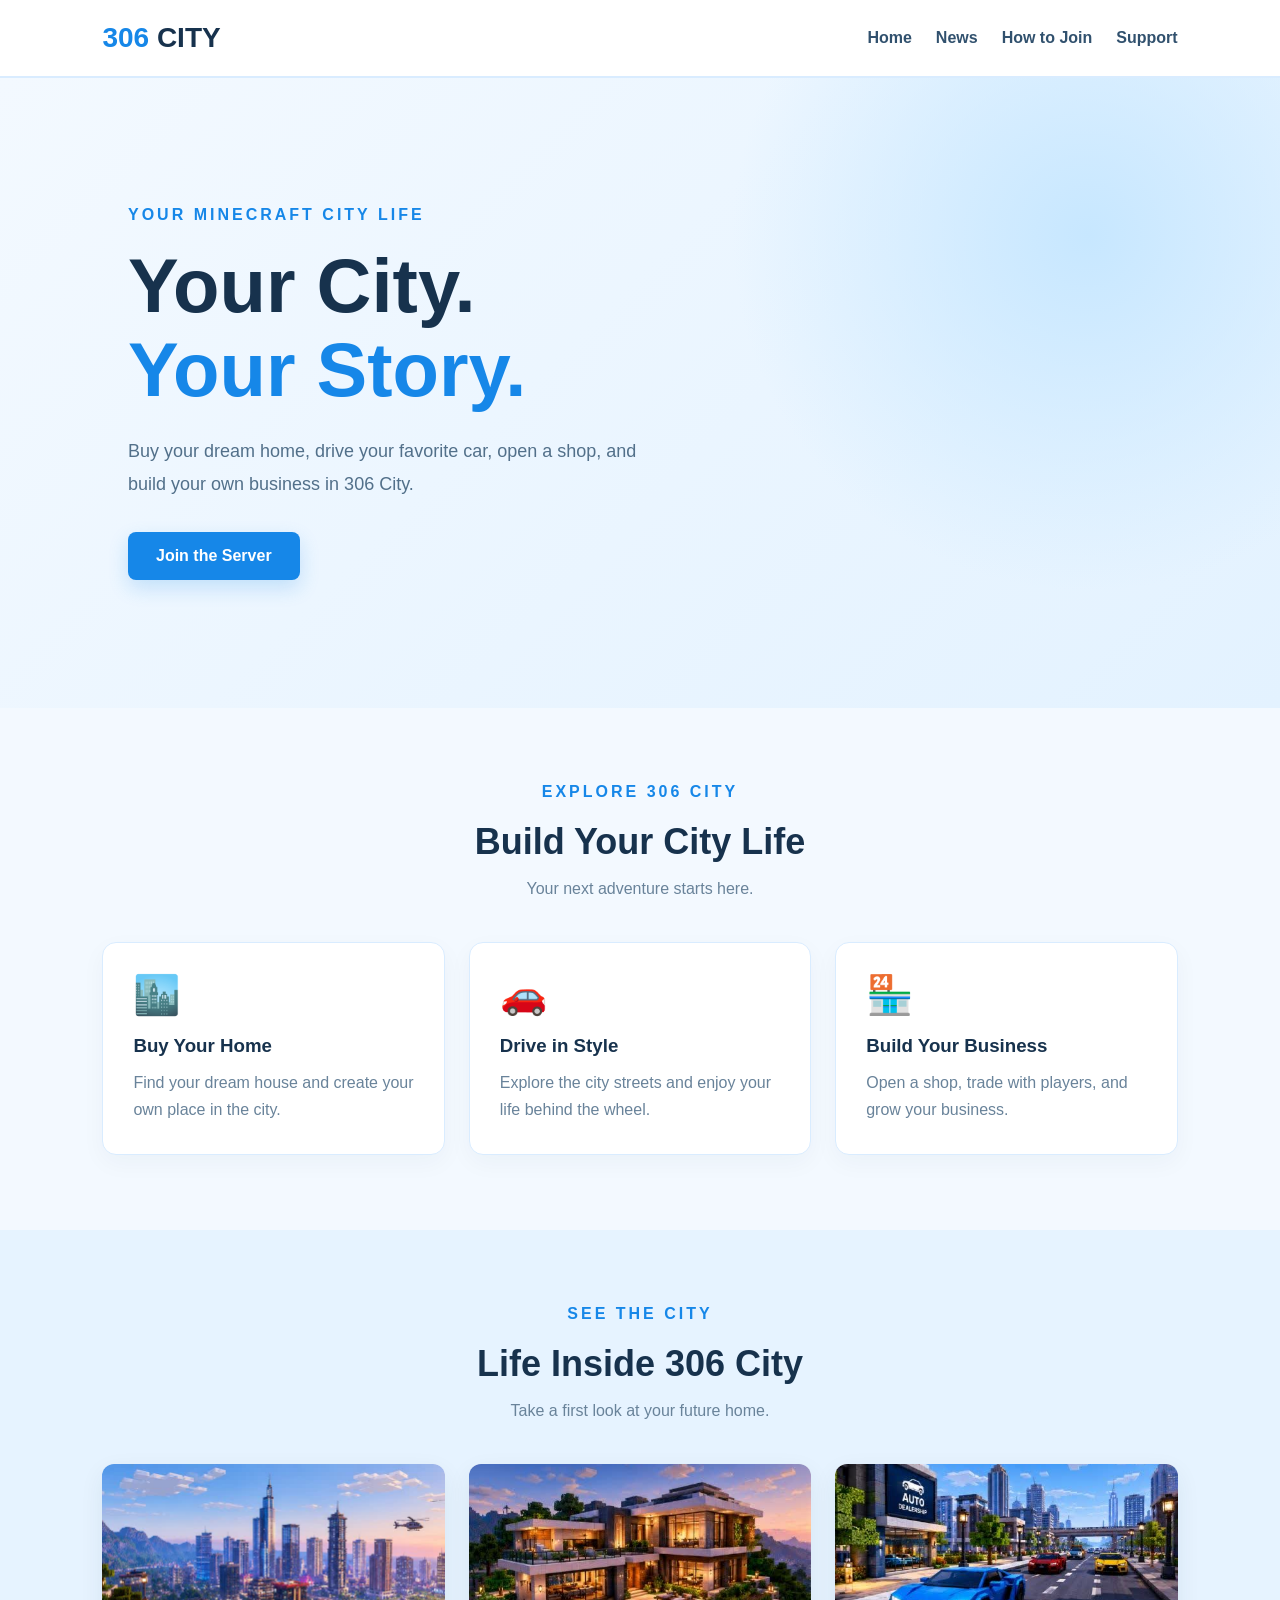
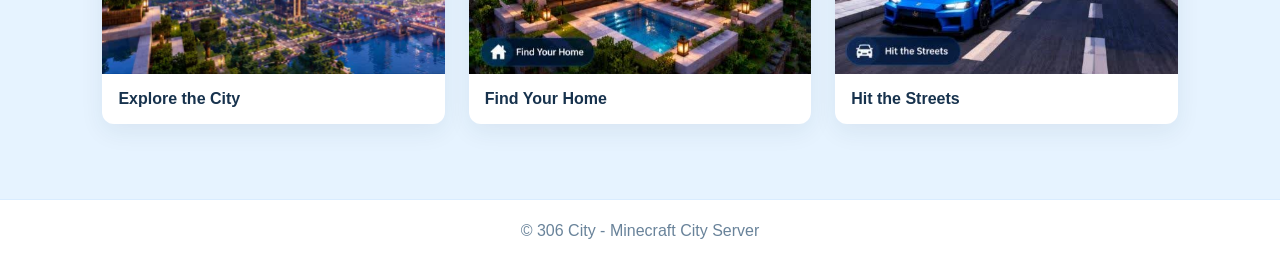
<file: index.html>
<!DOCTYPE html>
<html lang="en">

<head>
    <meta charset="UTF-8">
    <meta name="viewport" content="width=device-width, initial-scale=1.0">
    <title>306 City | Home</title>
    <link rel="stylesheet" href="style.css">
</head>

<body>

    <header>
        <div class="logo">306 <span>CITY</span></div>

        <nav>
            <a href="index.html">Home</a>
            <a href="news.html">News</a>
            <a href="join.html">How to Join</a>
            <a href="support.html">Support</a>
        </nav>
    </header>

    <main>
        <section class="hero">
            <p class="subtitle">YOUR MINECRAFT CITY LIFE</p>

            <h1>Your City.<br>
                <span>Your Story.</span>
            </h1>

            <p class="description">
                Buy your dream home, drive your favorite car,
                open a shop, and build your own business
                in 306 City.
            </p>

            <a class="button" href="join.html">
                Join the Server
            </a>
        </section>
        <section class="features">
            <div class="section-heading">
                <p class="subtitle">EXPLORE 306 CITY</p>
                <h2>Build Your City Life</h2>
                <p>Your next adventure starts here.</p>
            </div>

            <div class="feature-grid">
                <article class="feature-card">
                    <div class="feature-icon">🏙️</div>
                    <h3>Buy Your Home</h3>
                    <p>Find your dream house and create your own place in the city.</p>
                </article>

                <article class="feature-card">
                    <div class="feature-icon">🚗</div>
                    <h3>Drive in Style</h3>
                    <p>Explore the city streets and enjoy your life behind the wheel.</p>
                </article>

                <article class="feature-card">
                    <div class="feature-icon">🏪</div>
                    <h3>Build Your Business</h3>
                    <p>Open a shop, trade with players, and grow your business.</p>
                </article>
            </div>
        </section>

        <section class="gallery">
            <div class="section-heading">
                <p class="subtitle">SEE THE CITY</p>
                <h2>Life Inside 306 City</h2>
                <p>Take a first look at your future home.</p>
            </div>

            <div class="gallery-grid">
                <div class="gallery-item">
                    <img src="images/city.jpg" alt="Minecraft city skyline">
                    <p>Explore the City</p>
                </div>

                <div class="gallery-item">
                    <img src="images/house.jpg" alt="Minecraft modern house">
                    <p>Find Your Home</p>
                </div>

                <div class="gallery-item">
                    <img src="images/cars.jpg" alt="Minecraft cars">
                    <p>Hit the Streets</p>
                </div>
            </div>
        </section>
    </main>

    <footer>
        <p>© 306 City - Minecraft City Server</p>
    </footer>

</body>

</html>
</file>
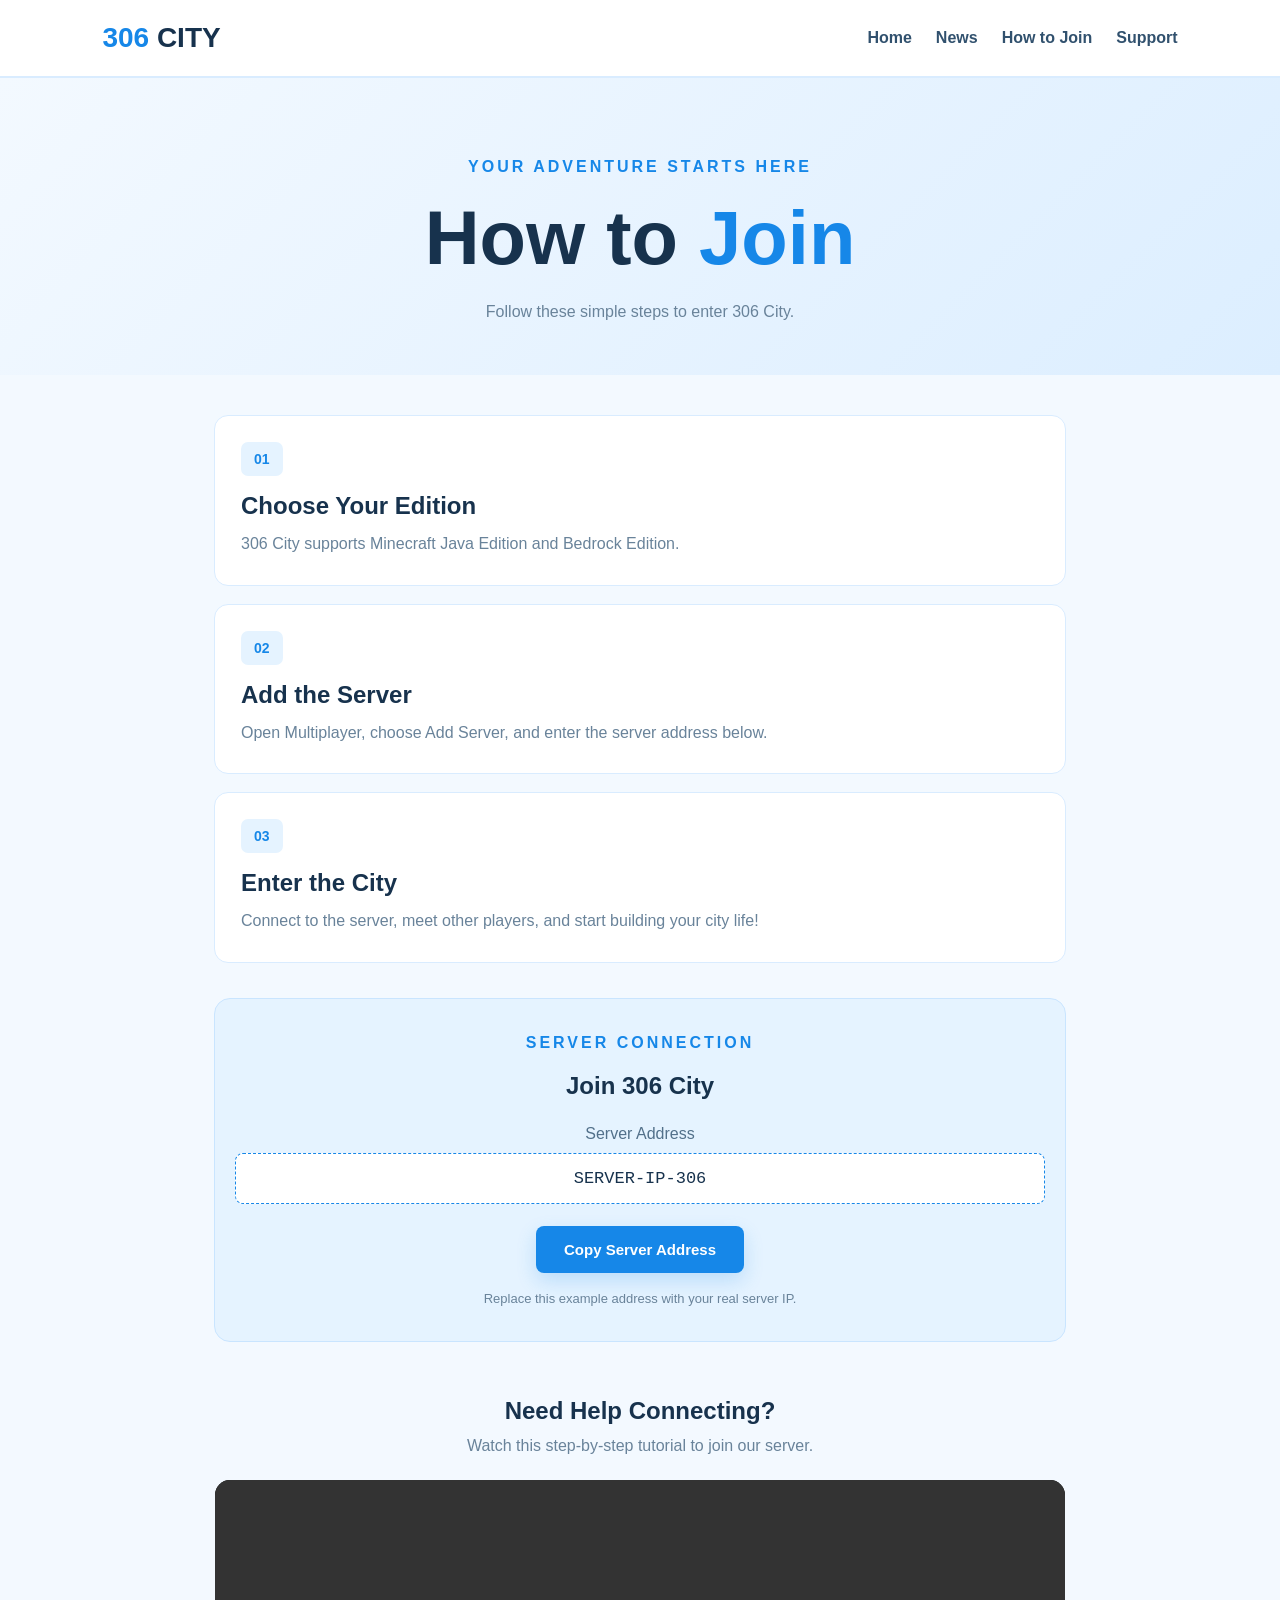
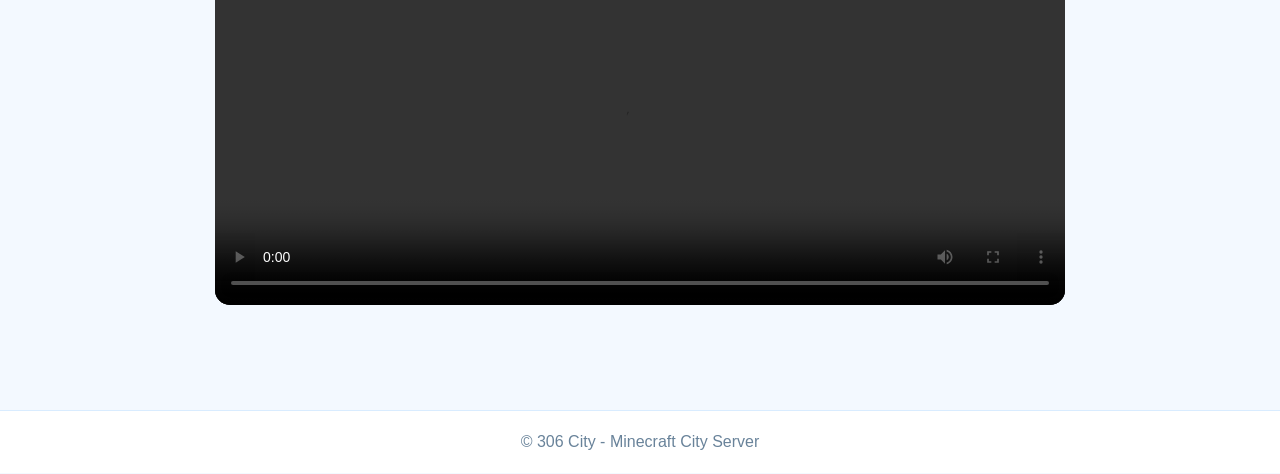
<file: join.html>
<!DOCTYPE html>
<html lang="en">

<head>
    <meta charset="UTF-8">
    <meta name="viewport" content="width=device-width, initial-scale=1.0">
    <title>306 City | How to Join</title>
    <link rel="stylesheet" href="style.css">
</head>

<body>

    <header>
        <div class="logo">306 <span>CITY</span></div>

        <nav>
            <a href="index.html">Home</a>
            <a href="news.html">News</a>
            <a href="join.html">How to Join</a>
            <a href="support.html">Support</a>
        </nav>
    </header>

    <main>
        <section class="news-hero">
            <p class="subtitle">YOUR ADVENTURE STARTS HERE</p>
            <h1>How to <span>Join</span></h1>
            <p>Follow these simple steps to enter 306 City.</p>
        </section>

        <section class="join-content">

            <article class="join-card">
                <div class="step-number">01</div>
                <h2>Choose Your Edition</h2>
                <p>
                    306 City supports Minecraft Java Edition
                    and Bedrock Edition.
                </p>
            </article>

            <article class="join-card">
                <div class="step-number">02</div>
                <h2>Add the Server</h2>
                <p>
                    Open Multiplayer, choose Add Server,
                    and enter the server address below.
                </p>
            </article>

            <article class="join-card">
                <div class="step-number">03</div>
                <h2>Enter the City</h2>
                <p>
                    Connect to the server, meet other players,
                    and start building your city life!
                </p>
            </article>

            <section class="server-box">
                <p class="subtitle">SERVER CONNECTION</p>
                <h2>Join 306 City</h2>

                <p class="server-label">Server Address</p>
                <code id="server-address">SERVER-IP-306</code>

                <button class="button" onclick="copyServerIP()">
                    Copy Server Address
                </button>

                <p class="server-note">
                    Replace this example address with your real server IP.
                </p>
            </section>
<section class="tutorial">
    <h2>Need Help Connecting?</h2>
    <p>Watch this step-by-step tutorial to join our server.</p>

    <div class="tutorial-video">
        <video controls playsinline preload="metadata">
            <source src="videos/tutorial.mp4" type="video/mp4">
            Your browser does not support video playback.
        </video>
    </div>
</section>

        </section>
    </main>

    <footer>
        <p>© 306 City - Minecraft City Server</p>
    </footer>

    <script src="script.js"></script>
</body>

</html>
</file>
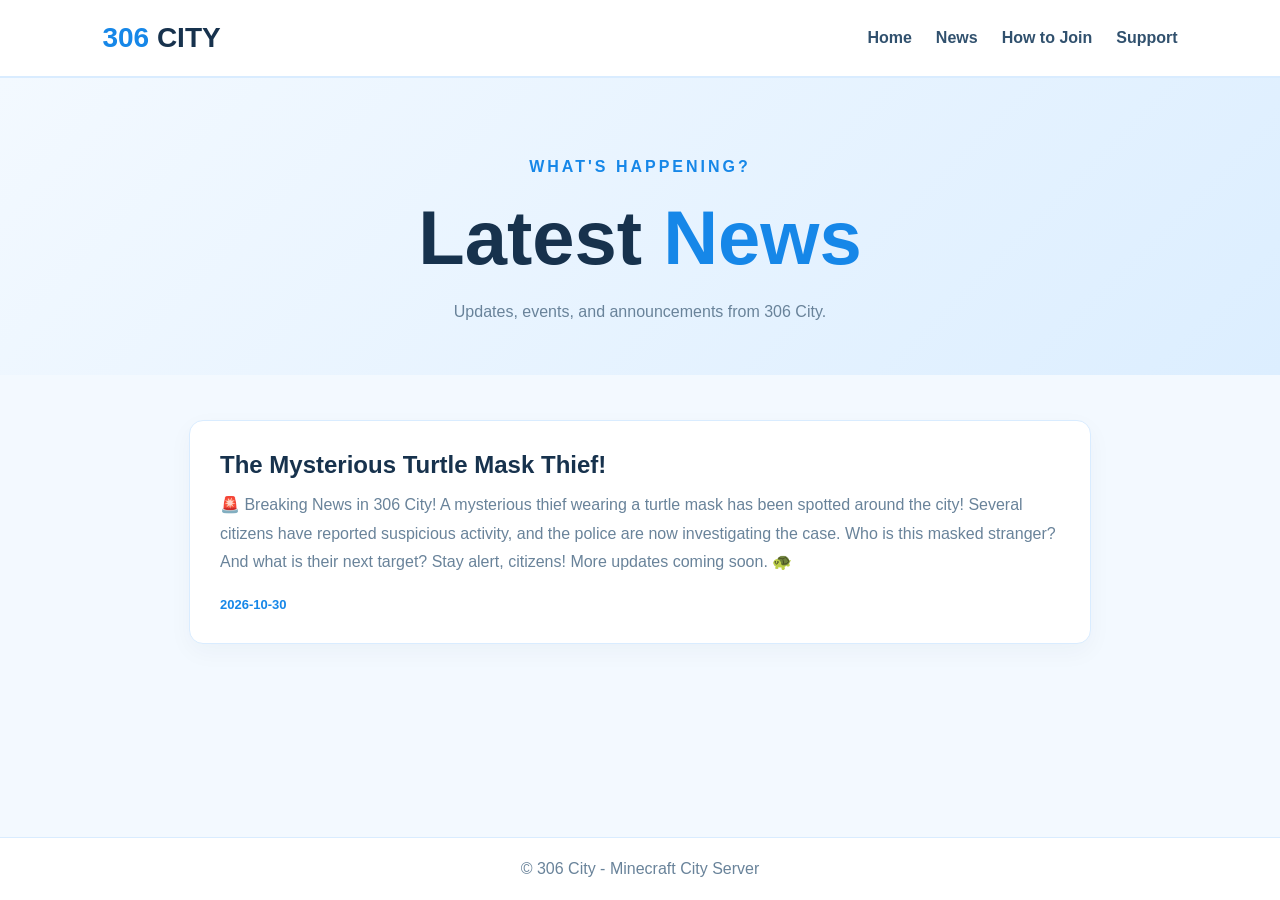
<file: news.html>
<!DOCTYPE html>
<html lang="en">

<head>
    <meta charset="UTF-8">
    <meta name="viewport" content="width=device-width, initial-scale=1.0">
    <title>306 City | News</title>
    <link rel="stylesheet" href="style.css">
</head>

<body>

    <header>
        <div class="logo">306 <span>CITY</span></div>

        <nav>
            <a href="index.html">Home</a>
            <a href="news.html">News</a>
            <a href="join.html">How to Join</a>
            <a href="support.html">Support</a>
        </nav>
    </header>

    <main>
        <section class="news-hero">
            <p class="subtitle">WHAT'S HAPPENING?</p>
            <h1>Latest <span>News</span></h1>
            <p>Updates, events, and announcements from 306 City.</p>
        </section>

            <section class="news-list" id="news-list">
    <p>Loading news...</p>
</section>
    </main>

    <footer>
        <p>© 306 City - Minecraft City Server</p>
    </footer>
<script>
async function loadNews() {
    const newsList = document.getElementById("news-list");

    try {
        const response = await fetch("data/news.json");
        if (!response.ok) throw new Error("News could not be loaded");

        const news = await response.json();

        newsList.innerHTML = "";

        if (news.length === 0) {
            newsList.innerHTML = "<p>No news available yet.</p>";
            return;
        }

        news.forEach(item => {
            const card = document.createElement("article");
            card.className = "news-card";
if (item.image) {
    const img = document.createElement("img");
    img.src = new URL(item.image, document.baseURI).href;
    img.alt = item.title || "News image";
    img.className = "news-image";
    card.appendChild(img);
}
            const title = document.createElement("h2");
            title.textContent = item.title || "";

            const date = document.createElement("span");
            date.className = "news-date";
            date.textContent = item.date || "";

            const content = document.createElement("p");
            content.textContent = item.body || "";

            card.append(title, content, date);
            newsList.appendChild(card);
        });

    } catch (error) {
        newsList.innerHTML = "<p>Could not load news. Please try again later.</p>";
        console.error(error);
    }
}

loadNews();
</script>
</body>

</html>
</file>
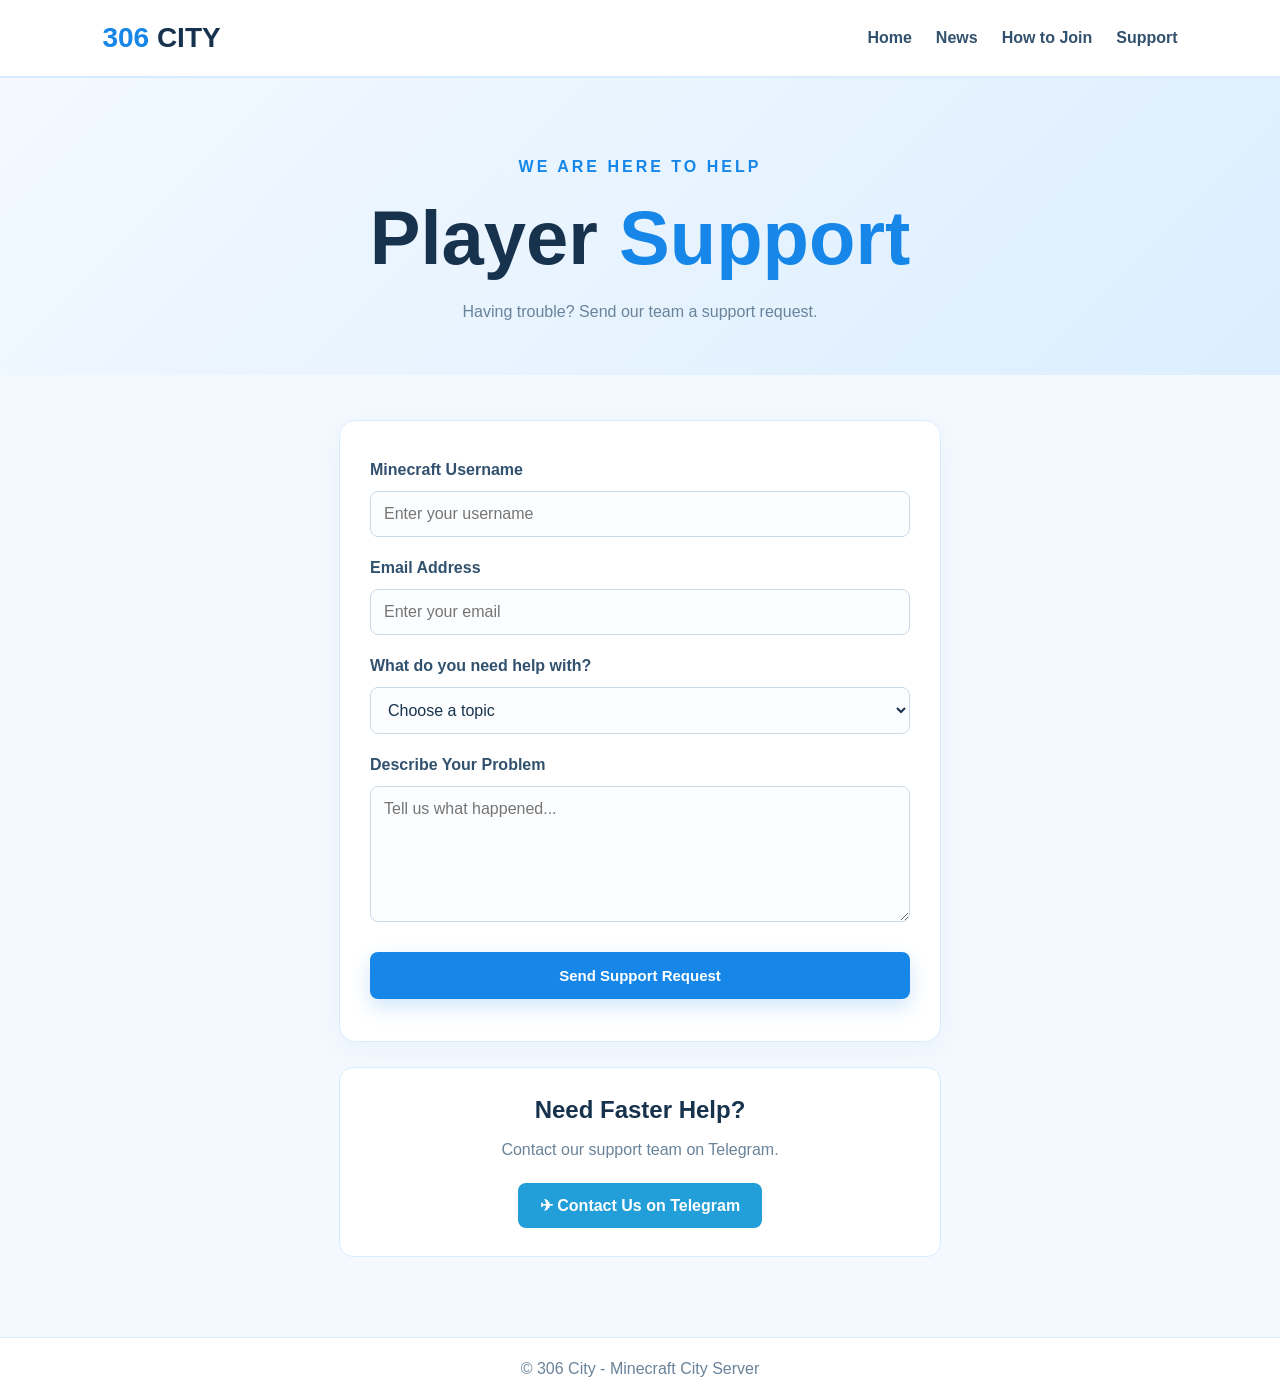
<file: support.html>
<!DOCTYPE html>
<html lang="en">

<head>
    <meta charset="UTF-8">
    <meta name="viewport" content="width=device-width, initial-scale=1.0">
    <title>306 City | Support</title>
    <link rel="stylesheet" href="style.css">
</head>

<body>

    <header>
        <div class="logo">306 <span>CITY</span></div>

        <nav>
            <a href="index.html">Home</a>
            <a href="news.html">News</a>
            <a href="join.html">How to Join</a>
            <a href="support.html">Support</a>
        </nav>
    </header>

    <main>
        <section class="news-hero">
            <p class="subtitle">WE ARE HERE TO HELP</p>
            <h1>Player <span>Support</span></h1>
            <p>Having trouble? Send our team a support request.</p>
        </section>

        <section class="support-content">
            <form id="support-form">

                <label for="player-name">Minecraft Username</label>
                <input type="text" id="player-name" name="playerName" placeholder="Enter your username" required>

                <label for="player-email">Email Address</label>
                <input type="email" id="player-email" name="playerEmail" placeholder="Enter your email" required>

                <label for="support-topic">What do you need help with?</label>
                <select id="support-topic" name="topic" required>
                    <option value="">Choose a topic</option>
                    <option value="connection">Connection Problem</option>
                    <option value="account">Account Problem</option>
                    <option value="report">Report a Player</option>

                    <option value="other">Other</option>
                </select>

                <label for="support-message">Describe Your Problem</label>
                <textarea id="support-message" name="message" rows="6" placeholder="Tell us what happened..."
                    required></textarea>

                <button type="submit" class="button">
                    Send Support Request
                </button>

                <p id="form-message" role="status"></p>

            </form>
            <div class="telegram-support">
                <h2>Need Faster Help?</h2>
                <p>Contact our support team on Telegram.</p>

                <a class="telegram-button" href="https://t.me/306TELEGRAM_ID" target="_blank"
                    rel="noopener noreferrer">
                    ✈ Contact Us on Telegram
                </a>
            </div>
        </section>
    </main>

    <footer>
        <p>© 306 City - Minecraft City Server</p>
    </footer>

    <script src="script.js"></script>
</body>

</html>
</file>
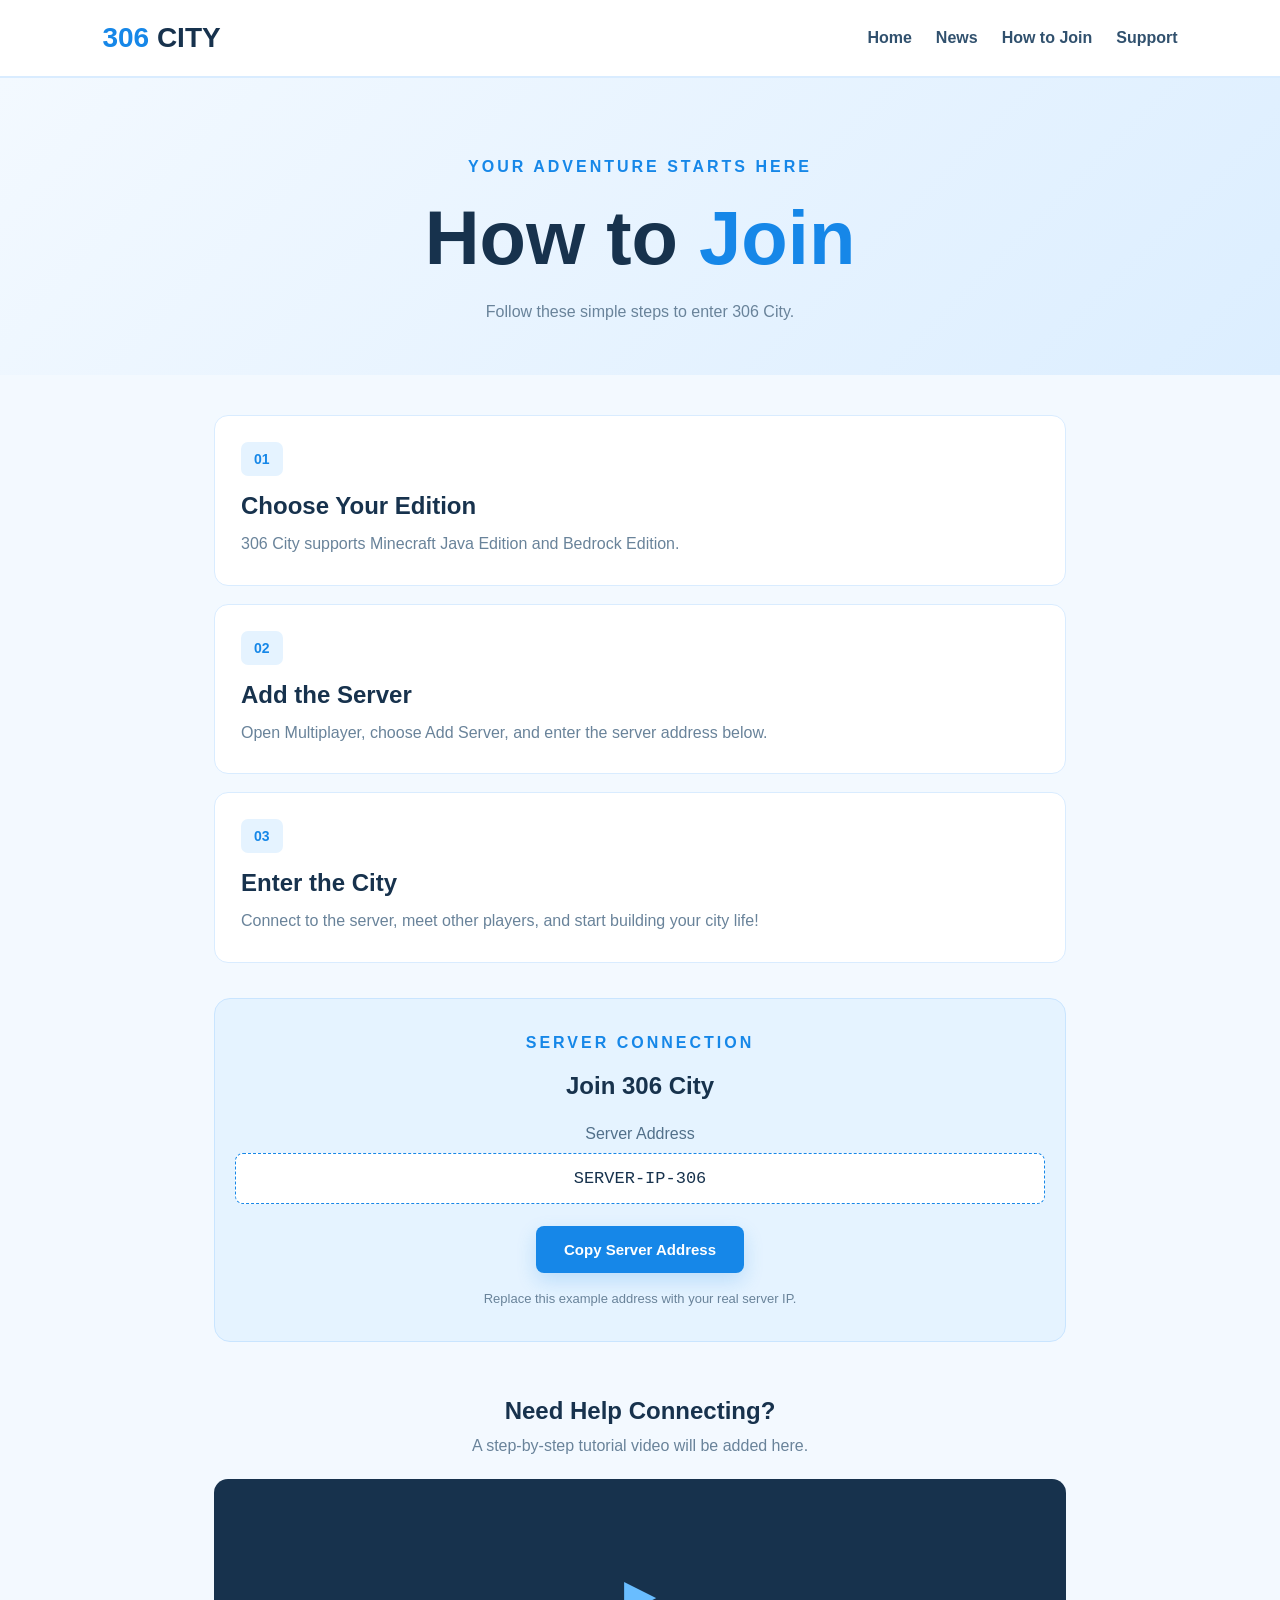
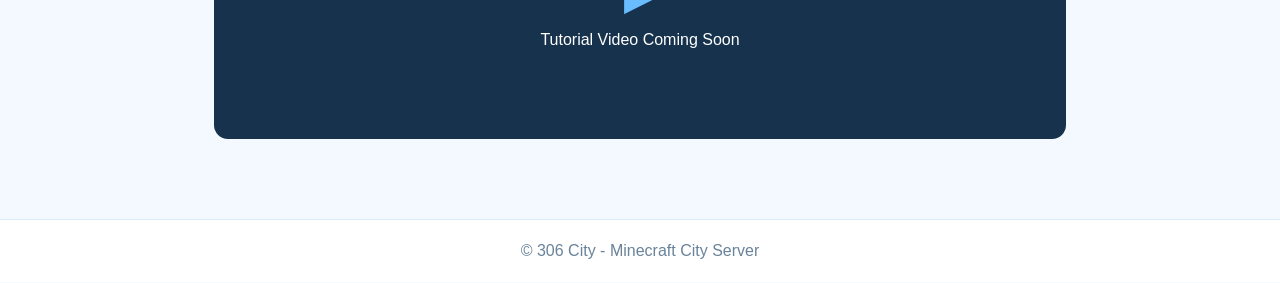
<file: 306 city/join.html>
<!DOCTYPE html>
<html lang="en">

<head>
    <meta charset="UTF-8">
    <meta name="viewport" content="width=device-width, initial-scale=1.0">
    <title>306 City | How to Join</title>
    <link rel="stylesheet" href="style.css">
</head>

<body>

    <header>
        <div class="logo">306 <span>CITY</span></div>

        <nav>
            <a href="index.html">Home</a>
            <a href="news.html">News</a>
            <a href="join.html">How to Join</a>
            <a href="support.html">Support</a>
        </nav>
    </header>

    <main>
        <section class="news-hero">
            <p class="subtitle">YOUR ADVENTURE STARTS HERE</p>
            <h1>How to <span>Join</span></h1>
            <p>Follow these simple steps to enter 306 City.</p>
        </section>

        <section class="join-content">

            <article class="join-card">
                <div class="step-number">01</div>
                <h2>Choose Your Edition</h2>
                <p>
                    306 City supports Minecraft Java Edition
                    and Bedrock Edition.
                </p>
            </article>

            <article class="join-card">
                <div class="step-number">02</div>
                <h2>Add the Server</h2>
                <p>
                    Open Multiplayer, choose Add Server,
                    and enter the server address below.
                </p>
            </article>

            <article class="join-card">
                <div class="step-number">03</div>
                <h2>Enter the City</h2>
                <p>
                    Connect to the server, meet other players,
                    and start building your city life!
                </p>
            </article>

            <section class="server-box">
                <p class="subtitle">SERVER CONNECTION</p>
                <h2>Join 306 City</h2>

                <p class="server-label">Server Address</p>
                <code id="server-address">SERVER-IP-306</code>

                <button class="button" onclick="copyServerIP()">
                    Copy Server Address
                </button>

                <p class="server-note">
                    Replace this example address with your real server IP.
                </p>
            </section>

            <section class="tutorial">
                <h2>Need Help Connecting?</h2>
                <p>
                    A step-by-step tutorial video will be added here.
                </p>
                <div class="video-placeholder">
                    <span>▶</span>
                    <p>Tutorial Video Coming Soon</p>
                </div>
            </section>

        </section>
    </main>

    <footer>
        <p>© 306 City - Minecraft City Server</p>
    </footer>

    <script src="script.js"></script>
</body>

</html>
</file>
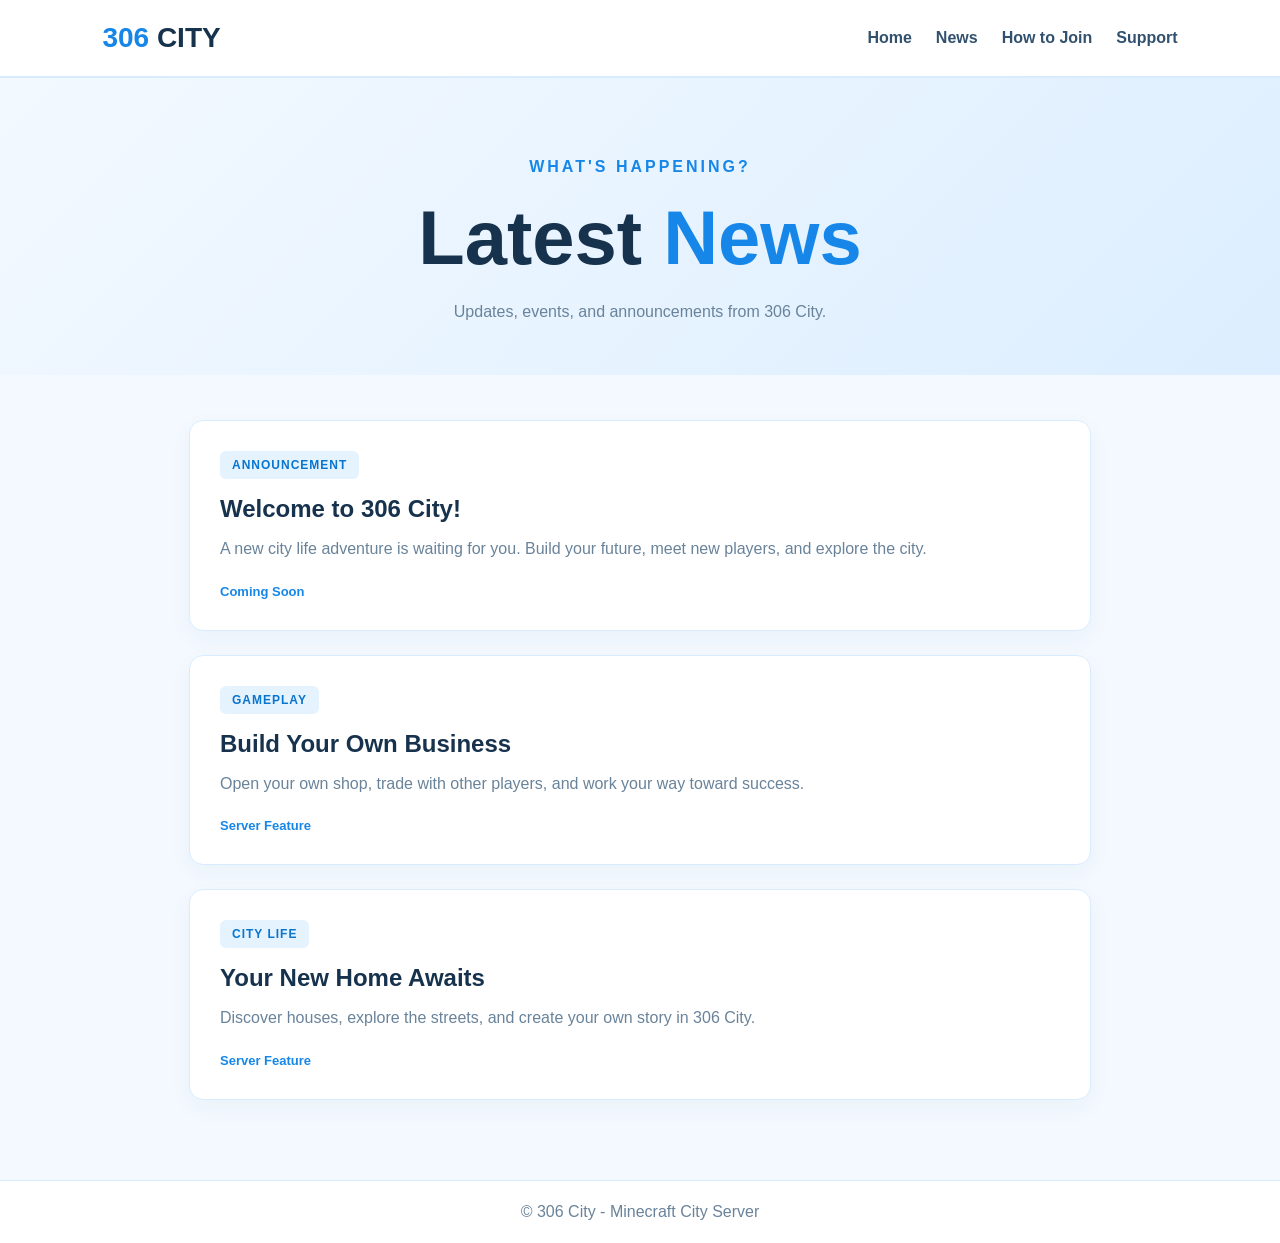
<file: 306 city/news.html>
<!DOCTYPE html>
<html lang="en">

<head>
    <meta charset="UTF-8">
    <meta name="viewport" content="width=device-width, initial-scale=1.0">
    <title>306 City | News</title>
    <link rel="stylesheet" href="style.css">
</head>

<body>

    <header>
        <div class="logo">306 <span>CITY</span></div>

        <nav>
            <a href="index.html">Home</a>
            <a href="news.html">News</a>
            <a href="join.html">How to Join</a>
            <a href="support.html">Support</a>
        </nav>
    </header>

    <main>
        <section class="news-hero">
            <p class="subtitle">WHAT'S HAPPENING?</p>
            <h1>Latest <span>News</span></h1>
            <p>Updates, events, and announcements from 306 City.</p>
        </section>

        <section class="news-list">

            <article class="news-card">
                <div class="news-tag">ANNOUNCEMENT</div>
                <h2>Welcome to 306 City!</h2>
                <p>
                    A new city life adventure is waiting for you.
                    Build your future, meet new players, and explore the city.
                </p>
                <span class="news-date">Coming Soon</span>
            </article>

            <article class="news-card">
                <div class="news-tag">GAMEPLAY</div>
                <h2>Build Your Own Business</h2>
                <p>
                    Open your own shop, trade with other players,
                    and work your way toward success.
                </p>
                <span class="news-date">Server Feature</span>
            </article>

            <article class="news-card">
                <div class="news-tag">CITY LIFE</div>
                <h2>Your New Home Awaits</h2>
                <p>
                    Discover houses, explore the streets,
                    and create your own story in 306 City.
                </p>
                <span class="news-date">Server Feature</span>
            </article>

        </section>
    </main>

    <footer>
        <p>© 306 City - Minecraft City Server</p>
    </footer>

</body>

</html>
</file>
<file: style.css>
* {
    margin: 0;
    padding: 0;
    box-sizing: border-box;
}

body {
    font-family: Arial, sans-serif;
    background: #f3f9ff;
    color: #17324d;
    min-height: 100vh;
    display: flex;
    flex-direction: column;
}

header {
    display: flex;
    justify-content: space-between;
    align-items: center;
    padding: 22px 8%;
    background: white;
    border-bottom: 2px solid #d9ecff;
    flex-wrap: wrap;
    gap: 20px;
}

.logo {
    font-size: 28px;
    font-weight: bold;
    color: #1687e8;
}

.logo span {
    color: #17324d;
}

nav {
    display: flex;
    flex-wrap: wrap;
    gap: 24px;
}

nav a {
    text-decoration: none;
    color: #31516e;
    font-weight: bold;
    transition: 0.2s;
}

nav a:hover {
    color: #1687e8;
}

main {
    flex: 1;
}

.hero {
    min-height: 70vh;
    padding: 100px 10%;
    display: flex;
    flex-direction: column;
    align-items: flex-start;
    justify-content: center;
    background:
        radial-gradient(circle at 85% 25%, #c7e7ff 0, transparent 30%),
        linear-gradient(135deg, #f3f9ff, #e3f2ff);
}

.subtitle {
    color: #1687e8;
    font-weight: bold;
    letter-spacing: 3px;
    margin-bottom: 20px;
}

h1 {
    font-size: clamp(42px, 7vw, 76px);
    line-height: 1.1;
    margin-bottom: 24px;
}

h1 span {
    color: #1687e8;
}

.description {
    max-width: 520px;
    font-size: 18px;
    line-height: 1.8;
    color: #52708a;
    margin-bottom: 32px;
}

.button {
    display: inline-block;
    background: #1687e8;
    color: white;
    padding: 15px 28px;
    border-radius: 8px;
    text-decoration: none;
    font-weight: bold;
    box-shadow: 0 8px 20px #1687e833;
    transition: 0.2s;
}

.button:hover {
    background: #086bc0;
    transform: translateY(-2px);
}

footer {
    text-align: center;
    padding: 22px;
    background: white;
    color: #69839a;
    border-top: 1px solid #d9ecff;
}

@media (max-width: 600px) {
    header {
        padding: 20px 6%;
    }

    nav {
        gap: 14px;
    }

    .hero {
        padding: 75px 7%;
    }
}

.features,
.gallery {
    padding: 75px 8%;
}

.section-heading {
    text-align: center;
    margin-bottom: 40px;
}

.section-heading h2 {
    font-size: 36px;
    margin-bottom: 12px;
}

.section-heading>p:last-child {
    color: #69839a;
    line-height: 1.7;
}

.feature-grid,
.gallery-grid {
    display: grid;
    grid-template-columns: repeat(3, minmax(0, 1fr));
    gap: 24px;
}

.feature-card {
    background: white;
    padding: 30px;
    border: 1px solid #d9ecff;
    border-radius: 14px;
    box-shadow: 0 8px 25px #17324d0a;
}

.feature-icon {
    font-size: 38px;
    margin-bottom: 18px;
}

.feature-card h3 {
    margin-bottom: 12px;
}

.feature-card p {
    color: #69839a;
    line-height: 1.7;
}

.gallery {
    background: #e6f3ff;
}

.gallery-item {
    overflow: hidden;
    background: white;
    border-radius: 12px;
    box-shadow: 0 8px 25px #17324d12;
}

.gallery-item img {
    display: block;
    width: 100%;
    height: 210px;
    object-fit: cover;
}

.gallery-item p {
    padding: 16px;
    font-weight: bold;
}

@media (max-width: 700px) {

    .feature-grid,
    .gallery-grid {
        grid-template-columns: 1fr;
    }

    .section-heading h2 {
        font-size: 28px;
    }
}

.news-hero {
    text-align: center;
    padding: 80px 7% 50px;
    background: linear-gradient(135deg, #f3f9ff, #dceeff);
}

.news-hero h1 {
    margin-bottom: 18px;
}

.news-hero h1 span {
    color: #1687e8;
}

.news-hero>p:last-child {
    color: #69839a;
    line-height: 1.7;
}

.news-list {
    max-width: 950px;
    margin: 0 auto;
    padding: 45px 24px 80px;
    display: grid;
    gap: 24px;
}

.news-card {
    background: white;
    padding: 30px;
    border: 1px solid #d9ecff;
    border-radius: 14px;
    box-shadow: 0 8px 25px #17324d0a;
    transition: transform 0.2s, box-shadow 0.2s;
}

.news-card:hover {
    transform: translateY(-4px);
    box-shadow: 0 12px 30px #17324d14;
}

.news-tag {
    display: inline-block;
    color: #0875ce;
    background: #e5f3ff;
    padding: 7px 12px;
    border-radius: 6px;
    font-size: 12px;
    font-weight: bold;
    letter-spacing: 1px;
    margin-bottom: 16px;
}

.news-card h2 {
    font-size: 24px;
    margin-bottom: 12px;
}

.news-card p {
    color: #69839a;
    line-height: 1.8;
    margin-bottom: 18px;
}

.news-date {
    color: #1687e8;
    font-size: 13px;
    font-weight: bold;
}

.join-content {
    max-width: 900px;
    margin: 0 auto;
    padding: 40px 24px 80px;
}

.join-card {
    display: flex;
    flex-direction: column;
    align-items: flex-start;
    background: white;
    border: 1px solid #d9ecff;
    border-radius: 14px;
    padding: 26px;
    margin-bottom: 18px;
}

.step-number {
    color: #1687e8;
    font-size: 14px;
    font-weight: bold;
    background: #e5f3ff;
    padding: 9px 13px;
    border-radius: 7px;
    margin-bottom: 16px;
}

.join-card h2 {
    margin-bottom: 10px;
}

.join-card p {
    color: #69839a;
    line-height: 1.8;
}

.server-box {
    text-align: center;
    margin-top: 35px;
    padding: 35px 20px;
    background: #e5f3ff;
    border: 1px solid #c9e5ff;
    border-radius: 16px;
}

.server-box h2 {
    margin-bottom: 25px;
}

.server-label {
    color: #52708a;
    margin-bottom: 10px;
}

#server-address {
    display: block;
    overflow-wrap: anywhere;
    margin: 0 auto 22px;
    padding: 15px;
    background: white;
    border: 1px dashed #1687e8;
    border-radius: 8px;
    font-size: 17px;
}

.server-box button {
    border: none;
    cursor: pointer;
    font-size: 15px;
}

.server-note {
    margin-top: 18px;
    color: #69839a;
    font-size: 13px;
}

.tutorial {
    margin-top: 55px;
    text-align: center;
}

.tutorial>p {
    margin-top: 12px;
    color: #69839a;
}

.video-placeholder {
    margin-top: 24px;
    min-height: 260px;
    background: #17324d;
    color: white;
    border-radius: 14px;
    display: flex;
    flex-direction: column;
    align-items: center;
    justify-content: center;
    gap: 12px;
}

.video-placeholder span {
    font-size: 42px;
    color: #69bdff;
}

@media (max-width: 600px) {
    .join-card {
        padding: 22px;
    }

    .video-placeholder {
        min-height: 200px;
    }
}

.support-content {
    max-width: 650px;
    margin: 0 auto;
    padding: 45px 24px 80px;
}

#support-form {
    display: flex;
    flex-direction: column;
    gap: 12px;
    padding: 30px;
    background: white;
    border: 1px solid #d9ecff;
    border-radius: 16px;
    box-shadow: 0 8px 30px #17324d0a;
}

#support-form label {
    margin-top: 10px;
    font-weight: bold;
    color: #31516e;
}

#support-form input,
#support-form select,
#support-form textarea {
    width: 100%;
    padding: 13px;
    border: 1px solid #c9dbea;
    border-radius: 8px;
    background: #fbfdff;
    color: #17324d;
    font: inherit;
}

#support-form input:focus,
#support-form select:focus,
#support-form textarea:focus {
    outline: 2px solid #1687e8;
    border-color: transparent;
}

#support-form textarea {
    resize: vertical;
}

#support-form button {
    border: none;
    cursor: pointer;
    font-size: 15px;
    margin-top: 18px;
}

#form-message {
    line-height: 1.6;
    color: #0875ce;
}

@media (max-width: 500px) {
    #support-form {
        padding: 22px;
    }
}

.telegram-support {
    margin-top: 25px;
    padding: 28px;
    text-align: center;
    background: white;
    border: 1px solid #d9ecff;
    border-radius: 14px;
}

.telegram-support h2 {
    margin-bottom: 12px;
}

.telegram-support p {
    color: #69839a;
    margin-bottom: 20px;
    line-height: 1.7;
}

.telegram-button {
    display: inline-block;
    padding: 13px 22px;
    background: #229ed9;
    color: white;
    text-decoration: none;
    font-weight: bold;
    border-radius: 8px;
    transition: 0.2s;
}

.telegram-button:hover {
    background: #1686bd;
    transform: translateY(-2px);
}
.tutorial-video {
    width: 100%;
    max-width: 850px;
    margin: 25px auto;
    border-radius: 15px;
    overflow: hidden;
}

.tutorial-video video {
    width: 100%;
    display: block;
    background: #000;
}
.news-image {
    width: 100%;
    max-height: 300px;
    object-fit: cover;
    border-radius: 12px;
    margin-bottom: 15px;
}
</file>
<file: 306 city/style.css>
* {
    margin: 0;
    padding: 0;
    box-sizing: border-box;
}

body {
    font-family: Arial, sans-serif;
    background: #f3f9ff;
    color: #17324d;
    min-height: 100vh;
    display: flex;
    flex-direction: column;
}

header {
    display: flex;
    justify-content: space-between;
    align-items: center;
    padding: 22px 8%;
    background: white;
    border-bottom: 2px solid #d9ecff;
    flex-wrap: wrap;
    gap: 20px;
}

.logo {
    font-size: 28px;
    font-weight: bold;
    color: #1687e8;
}

.logo span {
    color: #17324d;
}

nav {
    display: flex;
    flex-wrap: wrap;
    gap: 24px;
}

nav a {
    text-decoration: none;
    color: #31516e;
    font-weight: bold;
    transition: 0.2s;
}

nav a:hover {
    color: #1687e8;
}

main {
    flex: 1;
}

.hero {
    min-height: 70vh;
    padding: 100px 10%;
    display: flex;
    flex-direction: column;
    align-items: flex-start;
    justify-content: center;
    background:
        radial-gradient(circle at 85% 25%, #c7e7ff 0, transparent 30%),
        linear-gradient(135deg, #f3f9ff, #e3f2ff);
}

.subtitle {
    color: #1687e8;
    font-weight: bold;
    letter-spacing: 3px;
    margin-bottom: 20px;
}

h1 {
    font-size: clamp(42px, 7vw, 76px);
    line-height: 1.1;
    margin-bottom: 24px;
}

h1 span {
    color: #1687e8;
}

.description {
    max-width: 520px;
    font-size: 18px;
    line-height: 1.8;
    color: #52708a;
    margin-bottom: 32px;
}

.button {
    display: inline-block;
    background: #1687e8;
    color: white;
    padding: 15px 28px;
    border-radius: 8px;
    text-decoration: none;
    font-weight: bold;
    box-shadow: 0 8px 20px #1687e833;
    transition: 0.2s;
}

.button:hover {
    background: #086bc0;
    transform: translateY(-2px);
}

footer {
    text-align: center;
    padding: 22px;
    background: white;
    color: #69839a;
    border-top: 1px solid #d9ecff;
}

@media (max-width: 600px) {
    header {
        padding: 20px 6%;
    }

    nav {
        gap: 14px;
    }

    .hero {
        padding: 75px 7%;
    }
}

.features,
.gallery {
    padding: 75px 8%;
}

.section-heading {
    text-align: center;
    margin-bottom: 40px;
}

.section-heading h2 {
    font-size: 36px;
    margin-bottom: 12px;
}

.section-heading>p:last-child {
    color: #69839a;
    line-height: 1.7;
}

.feature-grid,
.gallery-grid {
    display: grid;
    grid-template-columns: repeat(3, minmax(0, 1fr));
    gap: 24px;
}

.feature-card {
    background: white;
    padding: 30px;
    border: 1px solid #d9ecff;
    border-radius: 14px;
    box-shadow: 0 8px 25px #17324d0a;
}

.feature-icon {
    font-size: 38px;
    margin-bottom: 18px;
}

.feature-card h3 {
    margin-bottom: 12px;
}

.feature-card p {
    color: #69839a;
    line-height: 1.7;
}

.gallery {
    background: #e6f3ff;
}

.gallery-item {
    overflow: hidden;
    background: white;
    border-radius: 12px;
    box-shadow: 0 8px 25px #17324d12;
}

.gallery-item img {
    display: block;
    width: 100%;
    height: 210px;
    object-fit: cover;
}

.gallery-item p {
    padding: 16px;
    font-weight: bold;
}

@media (max-width: 700px) {

    .feature-grid,
    .gallery-grid {
        grid-template-columns: 1fr;
    }

    .section-heading h2 {
        font-size: 28px;
    }
}

.news-hero {
    text-align: center;
    padding: 80px 7% 50px;
    background: linear-gradient(135deg, #f3f9ff, #dceeff);
}

.news-hero h1 {
    margin-bottom: 18px;
}

.news-hero h1 span {
    color: #1687e8;
}

.news-hero>p:last-child {
    color: #69839a;
    line-height: 1.7;
}

.news-list {
    max-width: 950px;
    margin: 0 auto;
    padding: 45px 24px 80px;
    display: grid;
    gap: 24px;
}

.news-card {
    background: white;
    padding: 30px;
    border: 1px solid #d9ecff;
    border-radius: 14px;
    box-shadow: 0 8px 25px #17324d0a;
    transition: transform 0.2s, box-shadow 0.2s;
}

.news-card:hover {
    transform: translateY(-4px);
    box-shadow: 0 12px 30px #17324d14;
}

.news-tag {
    display: inline-block;
    color: #0875ce;
    background: #e5f3ff;
    padding: 7px 12px;
    border-radius: 6px;
    font-size: 12px;
    font-weight: bold;
    letter-spacing: 1px;
    margin-bottom: 16px;
}

.news-card h2 {
    font-size: 24px;
    margin-bottom: 12px;
}

.news-card p {
    color: #69839a;
    line-height: 1.8;
    margin-bottom: 18px;
}

.news-date {
    color: #1687e8;
    font-size: 13px;
    font-weight: bold;
}

.join-content {
    max-width: 900px;
    margin: 0 auto;
    padding: 40px 24px 80px;
}

.join-card {
    display: flex;
    flex-direction: column;
    align-items: flex-start;
    background: white;
    border: 1px solid #d9ecff;
    border-radius: 14px;
    padding: 26px;
    margin-bottom: 18px;
}

.step-number {
    color: #1687e8;
    font-size: 14px;
    font-weight: bold;
    background: #e5f3ff;
    padding: 9px 13px;
    border-radius: 7px;
    margin-bottom: 16px;
}

.join-card h2 {
    margin-bottom: 10px;
}

.join-card p {
    color: #69839a;
    line-height: 1.8;
}

.server-box {
    text-align: center;
    margin-top: 35px;
    padding: 35px 20px;
    background: #e5f3ff;
    border: 1px solid #c9e5ff;
    border-radius: 16px;
}

.server-box h2 {
    margin-bottom: 25px;
}

.server-label {
    color: #52708a;
    margin-bottom: 10px;
}

#server-address {
    display: block;
    overflow-wrap: anywhere;
    margin: 0 auto 22px;
    padding: 15px;
    background: white;
    border: 1px dashed #1687e8;
    border-radius: 8px;
    font-size: 17px;
}

.server-box button {
    border: none;
    cursor: pointer;
    font-size: 15px;
}

.server-note {
    margin-top: 18px;
    color: #69839a;
    font-size: 13px;
}

.tutorial {
    margin-top: 55px;
    text-align: center;
}

.tutorial>p {
    margin-top: 12px;
    color: #69839a;
}

.video-placeholder {
    margin-top: 24px;
    min-height: 260px;
    background: #17324d;
    color: white;
    border-radius: 14px;
    display: flex;
    flex-direction: column;
    align-items: center;
    justify-content: center;
    gap: 12px;
}

.video-placeholder span {
    font-size: 42px;
    color: #69bdff;
}

@media (max-width: 600px) {
    .join-card {
        padding: 22px;
    }

    .video-placeholder {
        min-height: 200px;
    }
}

.support-content {
    max-width: 650px;
    margin: 0 auto;
    padding: 45px 24px 80px;
}

#support-form {
    display: flex;
    flex-direction: column;
    gap: 12px;
    padding: 30px;
    background: white;
    border: 1px solid #d9ecff;
    border-radius: 16px;
    box-shadow: 0 8px 30px #17324d0a;
}

#support-form label {
    margin-top: 10px;
    font-weight: bold;
    color: #31516e;
}

#support-form input,
#support-form select,
#support-form textarea {
    width: 100%;
    padding: 13px;
    border: 1px solid #c9dbea;
    border-radius: 8px;
    background: #fbfdff;
    color: #17324d;
    font: inherit;
}

#support-form input:focus,
#support-form select:focus,
#support-form textarea:focus {
    outline: 2px solid #1687e8;
    border-color: transparent;
}

#support-form textarea {
    resize: vertical;
}

#support-form button {
    border: none;
    cursor: pointer;
    font-size: 15px;
    margin-top: 18px;
}

#form-message {
    line-height: 1.6;
    color: #0875ce;
}

@media (max-width: 500px) {
    #support-form {
        padding: 22px;
    }
}

.telegram-support {
    margin-top: 25px;
    padding: 28px;
    text-align: center;
    background: white;
    border: 1px solid #d9ecff;
    border-radius: 14px;
}

.telegram-support h2 {
    margin-bottom: 12px;
}

.telegram-support p {
    color: #69839a;
    margin-bottom: 20px;
    line-height: 1.7;
}

.telegram-button {
    display: inline-block;
    padding: 13px 22px;
    background: #229ed9;
    color: white;
    text-decoration: none;
    font-weight: bold;
    border-radius: 8px;
    transition: 0.2s;
}

.telegram-button:hover {
    background: #1686bd;
    transform: translateY(-2px);
}
</file>
